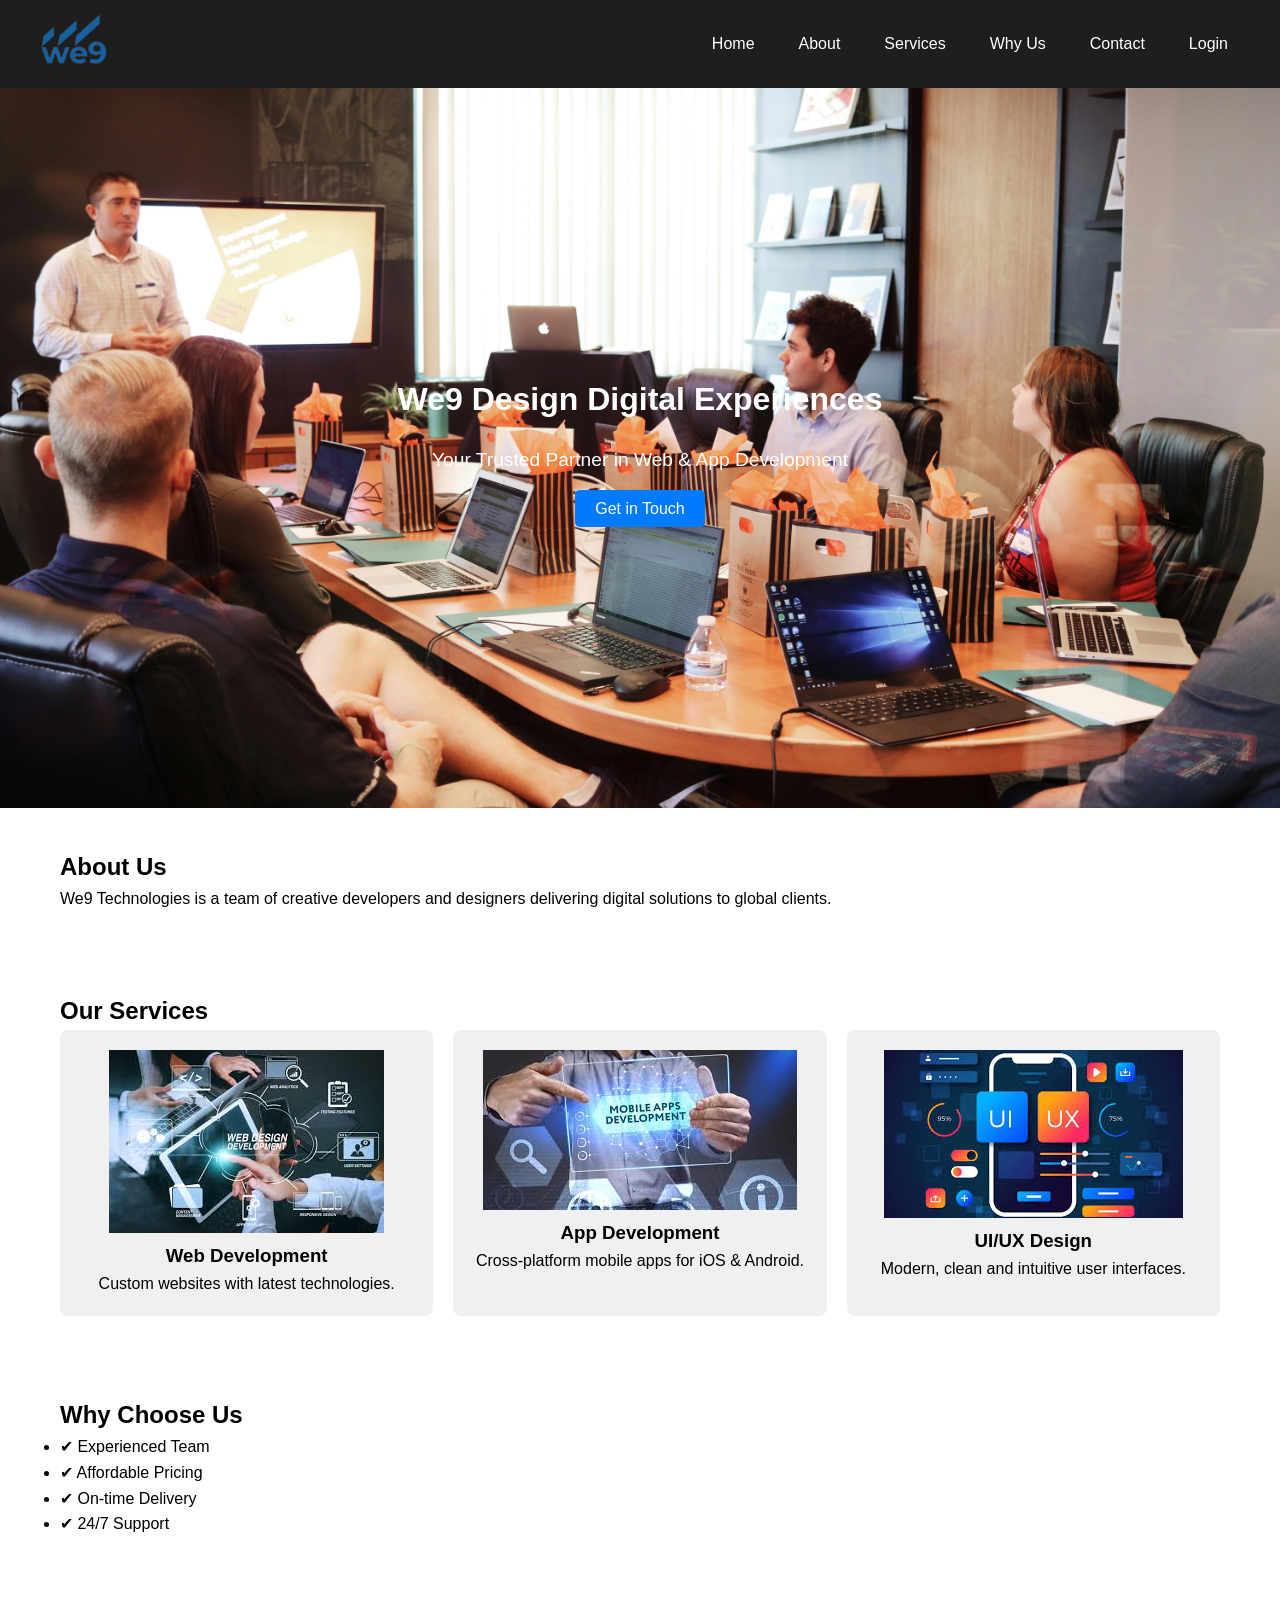
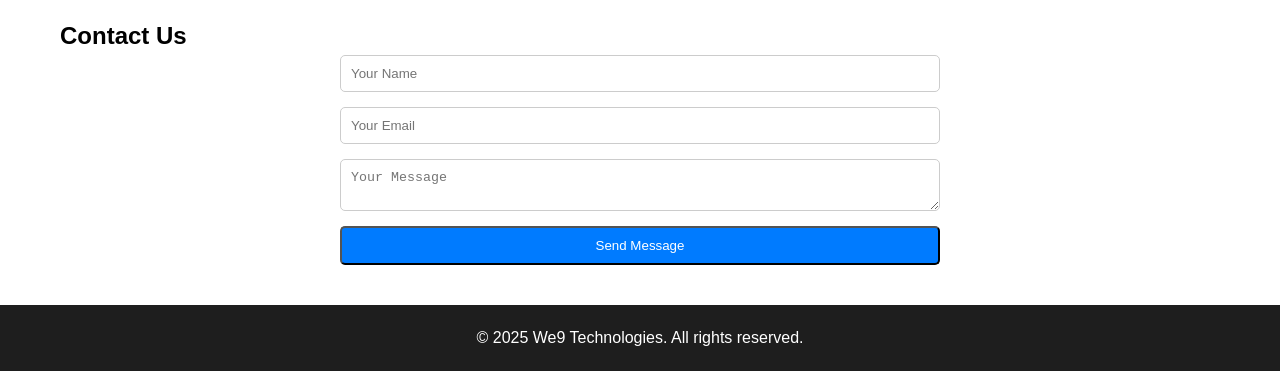
<file: index.html>
<!DOCTYPE html>
<html lang="en">
<head>
  <meta charset="UTF-8" />
  <meta name="viewport" content="width=device-width, initial-scale=1.0"/>
  <title>We9 Technologies</title>
  <link href="/Images/image.png" rel="icon">
  <!--========== Basic Reset and Styling ==========-->
  <link rel="stylesheet" href="style.css" />
 
</head>
<body>

  <!-- Header with Responsive Nav -->
  <header>
    <div class="container nav">
      <a href="#"><img class="logo" src="/Images/image.png" alt="Logo"></a>

      <!-- Hamburger Icon -->
      <button class="menu-toggle" id="menu-toggle">☰</button>

      <nav id="navbar">
        <ul>
          <li><a href="#home">Home</a></li>
          <li><a href="#about">About</a></li>
          <li><a href="#services">Services</a></li>
          <li><a href="#why">Why Us</a></li>
          <li><a href="#contact">Contact</a></li>
          <li><a href="#Login" onclick="window.location.href = '/login/login.html';">Login</a></li>
        </ul>
      </nav>
    </div>
  </header>

  <!-- Hero Section -->
  <section class="hero" id="home">
    <div class="container">
      <h2>We9 Design Digital Experiences</h2>
      <p>Your Trusted Partner in Web & App Development</p>
      <a href="#contact" class="btn">Get in Touch</a>
    </div>
  </section>

  <!-- About Section -->
  <section id="about">
    <div class="container">
      <h2>About Us</h2>
      <p>We9 Technologies is a team of creative developers and designers delivering digital solutions to global clients.</p>
    </div>
  </section>

  <!-- Services Section -->
  <section id="services">
    <div class="container">
      <h2>Our Services</h2>
      <div class="service-boxes">
        <div class="box">
          <img src="/Images/Web Design.png" alt="">
          <h3><a href="#Login" onclick="window.location.href = '/Web Development/Web development.html';">Web Development</a></h3>
          <p>Custom websites with latest technologies.</p>
        </div>
        <div class="box">
          <img src="/Images/App Design.jpg" alt="">
          <h3><a href="#Login" onclick="window.location.href = '/App Development/App development.html';">App Development</a></h3>
          <p>Cross-platform mobile apps for iOS & Android.</p>
        </div>
        <div class="box">
          <img src="/Images/UXC design.jpg" alt="">
          <h3><a href="#Login" onclick="window.location.href = '/ux/ux.html';">UI/UX Design</a></h3>
          <p>Modern, clean and intuitive user interfaces.</p>
        </div>
      </div>
    </div>
  </section>

  <!-- Why Us Section -->
  <section id="why">
    <div class="container">
      <h2>Why Choose Us</h2>
      <ul>
        <li>✔ Experienced Team</li>
        <li>✔ Affordable Pricing</li>
        <li>✔ On-time Delivery</li>
        <li>✔ 24/7 Support</li>
      </ul>
    </div>
  </section>

  <!-- Contact Section -->
  <section id="contact">
    <div class="container">
      <h2>Contact Us</h2>
      <form id="contact-form">
        <input type="text" placeholder="Your Name" required />
        <input type="email" placeholder="Your Email" required />
        <textarea placeholder="Your Message" required></textarea>
        <button type="submit" class="btn">Send Message</button>
      </form>
    </div>
  </section>

  <!-- Footer -->
  <footer>
    <div class="container">
      <p>&copy; 2025 We9 Technologies. All rights reserved.</p>
    </div>
  </footer>

  <!-- Toggle Menu Script -->
<script src="script.js"></script>
</body>
</html>
</file>
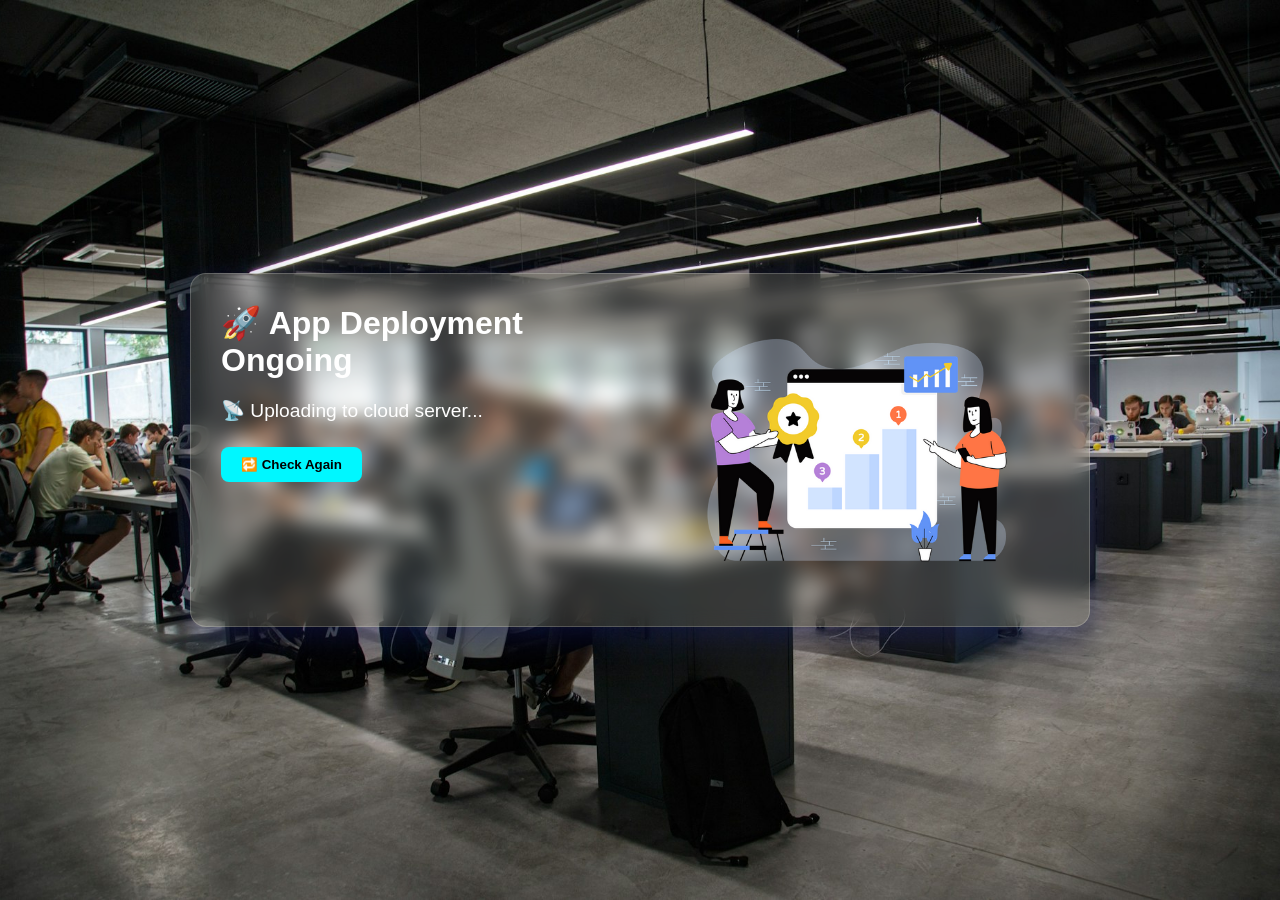
<file: App Development/App development.html>
<!DOCTYPE html>
<html lang="en">
<head>
  <meta charset="UTF-8">
  <meta name="viewport" content="width=device-width, initial-scale=1.0">
  <title>App Deployment</title>
   <link href="/Images/image.png" rel="icon">
  <link rel="stylesheet" href="App development.css">
</head>
<body>
  <div class="main">
    <div class="glass-box">
      <div class="text-section">
        <h1>🚀 App Deployment Ongoing</h1>
        <p id="status">Initializing...</p>
        <button onclick="checkStatus()">🔁 Check Again</button>
      </div>
      <div class="img-section">
        <img src="/App Development/Image/App-Deployment.webp" alt="Deployment" />
      </div>
    </div>
  </div>

  <script src="App development.js"></script>
</body>
</html>
</file>
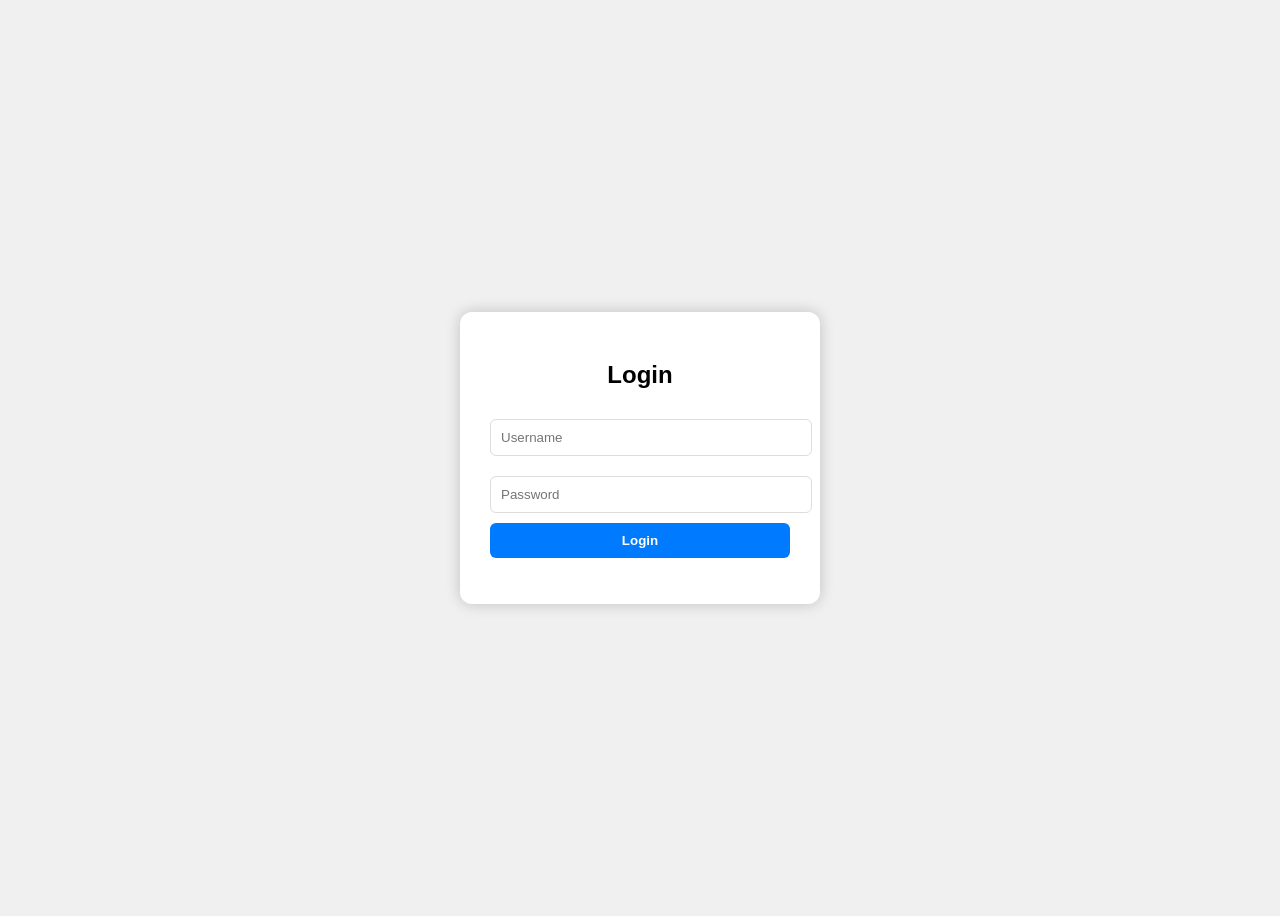
<file: Login/login.html>
<!DOCTYPE html>
<html lang="en">
<head>
  <meta charset="UTF-8" />
  <meta name="viewport" content="width=device-width, initial-scale=1.0" />
  <title>Login Page</title>
  <link href="/Images/image.png" rel="icon">
  <link rel="stylesheet" href="styles.css" />
</head>
<body>
  <div class="login-container">
    <h2>Login</h2>
    <form id="loginForm">
      <input type="text" id="username" placeholder="Username" required />
      <input type="password" id="password" placeholder="Password" required />
      <button type="submit">Login</button>
      <p id="error-message"></p>
    </form>
  </div>

  <script src="login.js"></script>
</body>
</html>
</file>
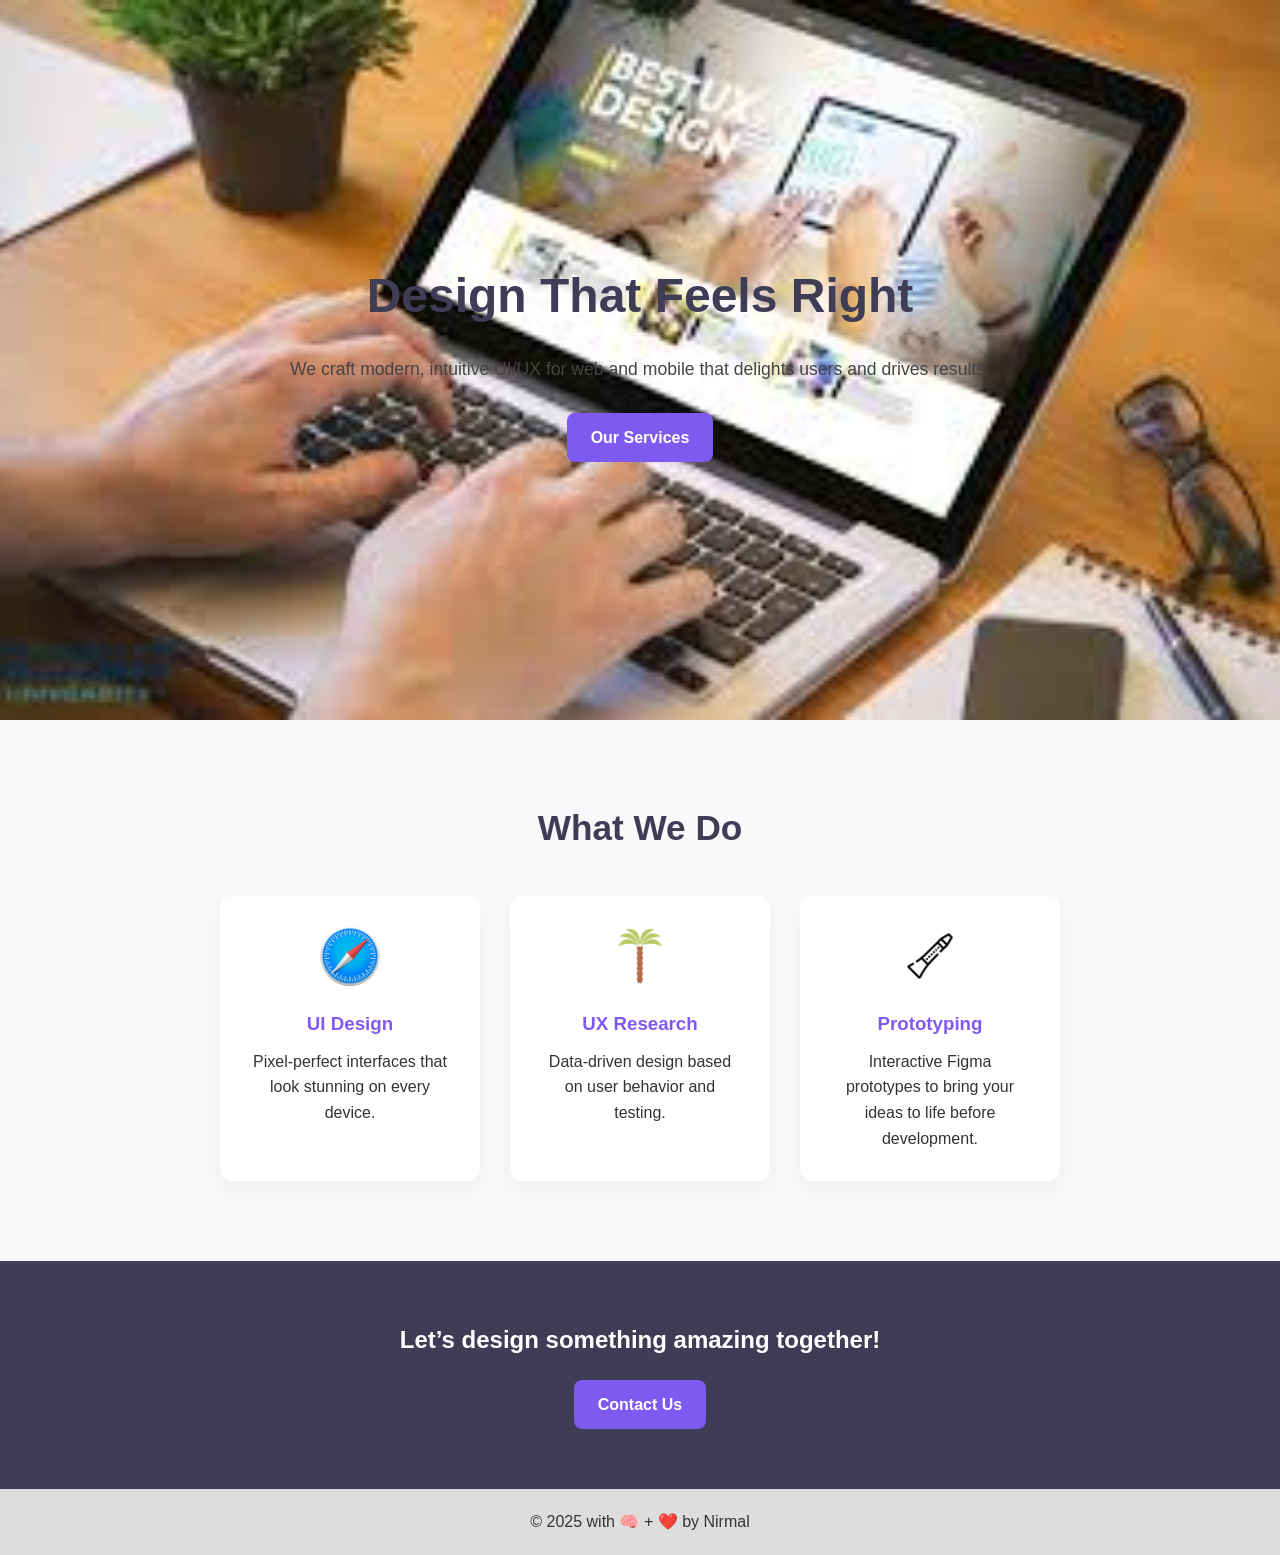
<file: ux/ux.html>
<!DOCTYPE html>
<html lang="en">
<head>
  <meta charset="UTF-8" />
  <meta name="viewport" content="width=device-width, initial-scale=1.0"/>
  <title>UI/UX Design Studio</title>
  <link href="/Images/image.png" rel="icon">
  <link rel="stylesheet" href="ux.css" />
</head>
<body>
  <!-- Hero -->
  <header class="hero">
    <div class="hero-content">
      <h1>Design That Feels Right</h1>
      <p>We craft modern, intuitive UI/UX for web and mobile that delights users and drives results.</p>
      <a href="#services" class="btn">Our Services</a>
    </div>
  </header>

  <!-- Services -->
  <section id="services" class="services">
    <h2>What We Do</h2>
    <div class="cards">
      <div class="card">
        <img src="/ux/Image/UI design.png" alt="UI Design">
        <h3>UI Design</h3>
        <p>Pixel-perfect interfaces that look stunning on every device.</p>
      </div>
      <div class="card">
        <img src="/ux/Image/UX Research.png" alt="UX Research">
        <h3>UX Research</h3>
        <p>Data-driven design based on user behavior and testing.</p>
      </div>
      <div class="card">
        <img src="/ux/Image/Prototyping.png" alt="Prototyping">
        <h3>Prototyping</h3>
        <p>Interactive Figma prototypes to bring your ideas to life before development.</p>
      </div>
    </div>
  </section>

  <!-- CTA -->
  <section class="cta">
    <h2>Let’s design something amazing together!</h2>
    <a href="#contact" class="btn">Contact Us</a>
  </section>

  <!-- Footer -->
  <footer>
    <p>© 2025  with 🧠 + ❤️ by Nirmal</p>
  </footer>
</body>
</html>
</file>
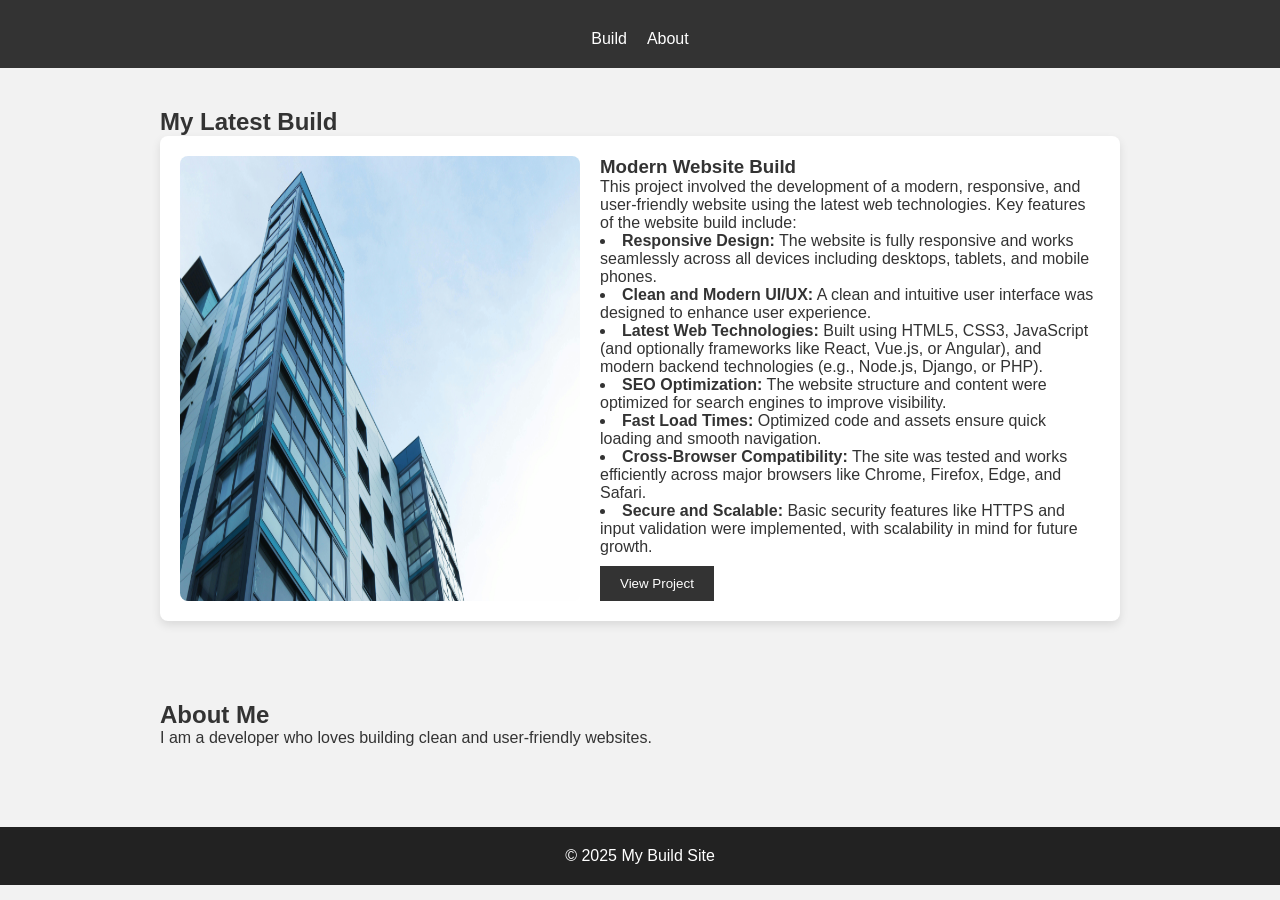
<file: Web Development/Touch.html>
<!DOCTYPE html>
<html lang="en">
<head>
  <meta charset="UTF-8" />
  <meta name="viewport" content="width=device-width, initial-scale=1.0"/>
  <title>My Build Website</title>
   <link href="/Web Development/Image/image.png" rel="icon">
  <link rel="stylesheet" href="Touch.css" />
</head>
<body>

  <header>
    <nav>
      <ul>
        <li><a href="#build">Build</a></li>
        <li><a href="#about">About</a></li>
      </ul>
    </nav>
  </header>

  <section id="build" class="section">
    <h2>My Latest Build</h2>
    <div class="build-container">
      <img src="/Web Development/Image/Build.jpg" alt="My Build" class="build-image" />
      <div class="build-info">
        <h3>Modern Website Build</h3>
        <p>This project involved the development of a modern, responsive, and user-friendly website using the latest web technologies. Key features of the website build include:

<li><b>Responsive Design:</b> The website is fully responsive and works seamlessly across all devices including desktops, tablets, and mobile phones.</li>

<li><b>Clean and Modern UI/UX:</b> A clean and intuitive user interface was designed to enhance user experience.</li>

<li><b>Latest Web Technologies:</b> Built using HTML5, CSS3, JavaScript (and optionally frameworks like React, Vue.js, or Angular), and modern backend technologies (e.g., Node.js, Django, or PHP).</li>

<li><b>SEO Optimization:</b> The website structure and content were optimized for search engines to improve visibility.</li>

<li><b>Fast Load Times:</b> Optimized code and assets ensure quick loading and smooth navigation.</li>

<li><b>Cross-Browser Compatibility:</b> The site was tested and works efficiently across major browsers like Chrome, Firefox, Edge, and Safari.</li>

<li><b>Secure and Scalable:</b> Basic security features like HTTPS and input validation were implemented, with scalability in mind for future growth.</li></p>
        <button onclick="alert('Project viewed!')">View Project</button>
      </div>
    </div>
  </section>

  <section id="about" class="section">
    <h2>About Me</h2>
    <p>I am a developer who loves building clean and user-friendly websites.</p>
  </section>

  <footer>
    <p>&copy; 2025 My Build Site</p>
  </footer>

  <script src="Touch.js"></script>
</body>
</html>
</file>
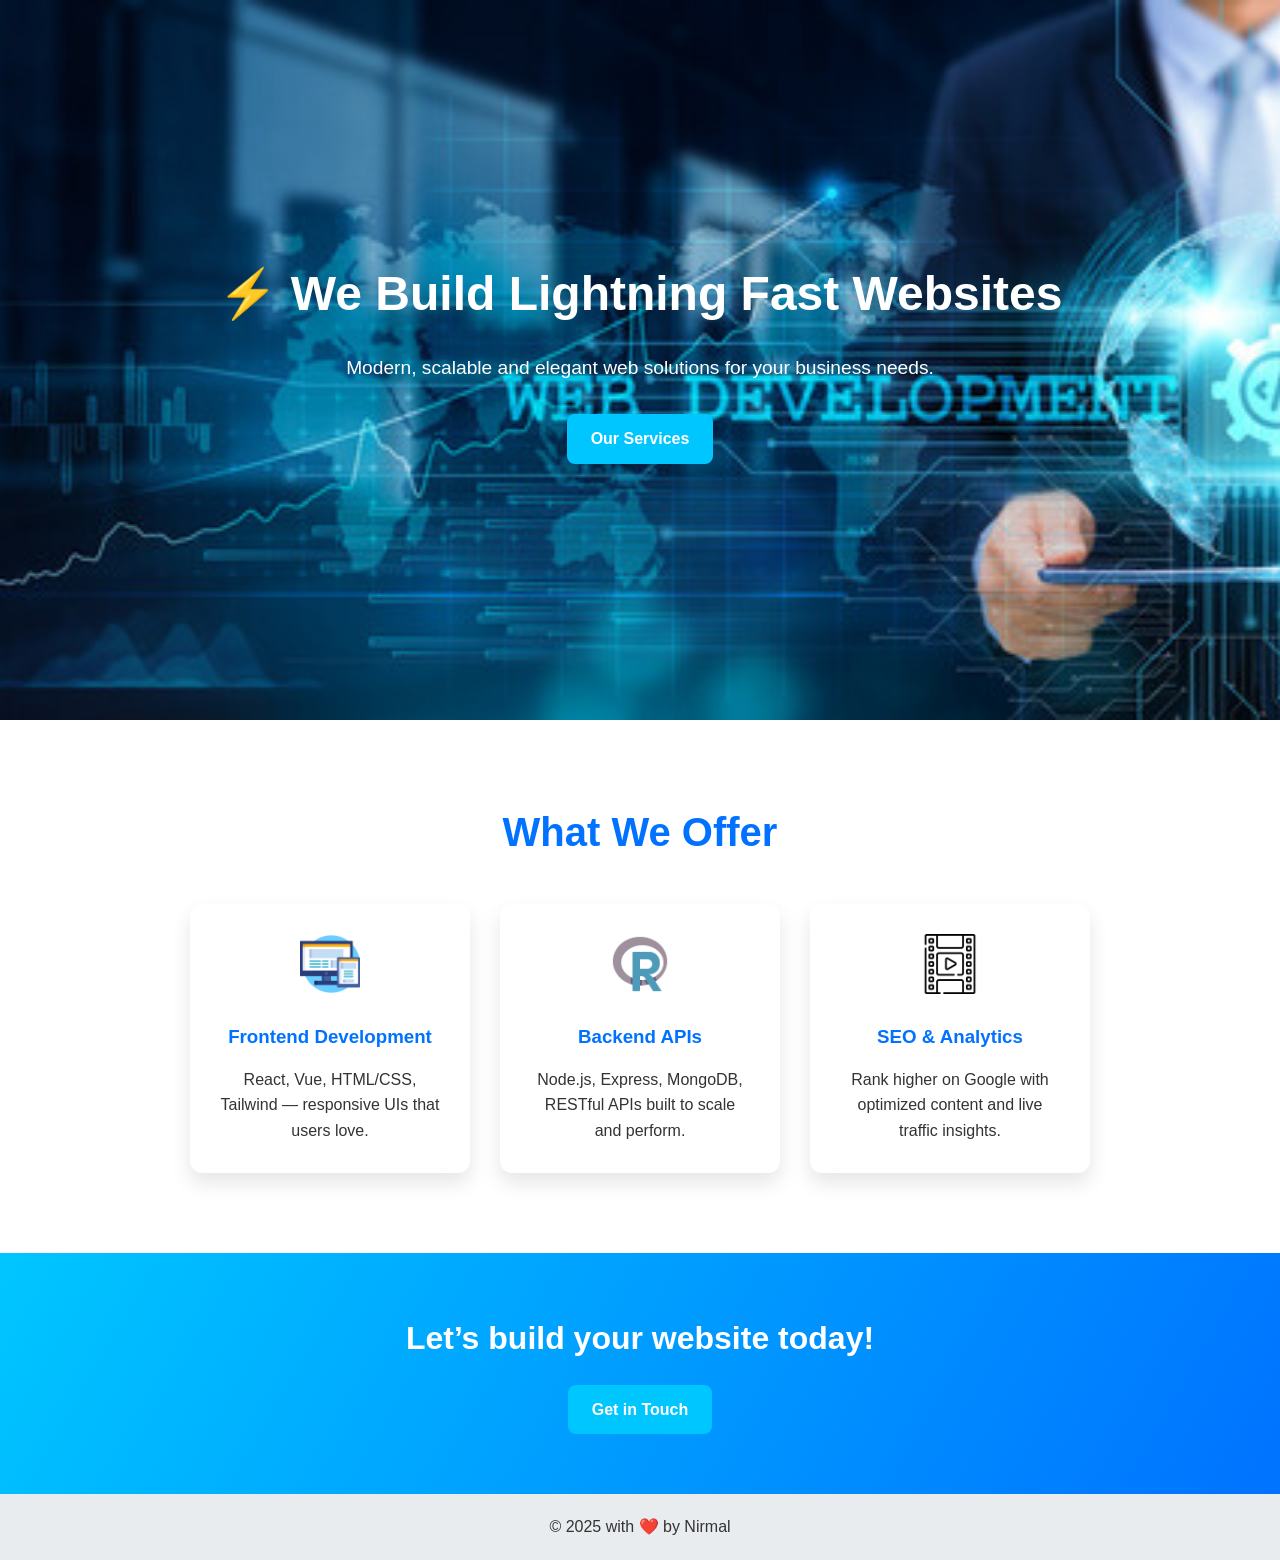
<file: Web Development/Web development.html>
<!DOCTYPE html>
<html lang="en">
<head>
  <meta charset="UTF-8" />
  <meta name="viewport" content="width=device-width, initial-scale=1.0"/>
  <title>Web development</title>
  <link href="/Web Development/Image/image.png" rel="icon">
  <link rel="stylesheet" href="/Web Development/Web development.css" />
</head>
<body>
  <!-- Hero Section -->
  <section class="hero">
    <div class="hero-content">
      <h1>⚡ We Build Lightning Fast Websites</h1>
      <p>Modern, scalable and elegant web solutions for your business needs.</p>
      <a href="#services" class="btn">Our Services</a>
    </div>
  </section>

  <!-- Services -->
  <section id="services" class="services">
    <h2>What We Offer</h2>
    <div class="service-boxes">
      <div class="service-card">
        <img src="/Web Development/Image/frontend.png" alt="Frontend">
        <h3>Frontend Development</h3>
        <p>React, Vue, HTML/CSS, Tailwind — responsive UIs that users love.</p>
      </div>
      <div class="service-card">
        <img src="/Web Development/Image/Web R.png" alt="Backend">
        <h3>Backend APIs</h3>
        <p>Node.js, Express, MongoDB, RESTful APIs built to scale and perform.</p>
      </div>
      <div class="service-card">
        <img src="/Web Development/Image/seo.png" alt="SEO">
        <h3>SEO & Analytics</h3>
        <p>Rank higher on Google with optimized content and live traffic insights.</p>
      </div>
    </div>
  </section>

  <!-- Call to Action -->
  <section class="cta">
    <h2>Let’s build your website today!</h2>
    <a href="#contact" class="btn" onclick="window.location.href = '/Web Development/Touch.html';">Get in Touch</a>
  </section>

  <!-- Footer -->
  <footer>
    <p>© 2025  with ❤️ by Nirmal</p>
  </footer>
</body>
</html>
</file>
<file: style.css>
* {
      margin: 0;
      padding: 0;
      box-sizing: border-box;
    }

    body {
      font-family: 'Segoe UI', sans-serif;
      line-height: 1.6;
    }

    .container {
      max-width: 1200px;
      margin: auto;
      padding: 0 20px;
    }

    img {
      max-width: 100%;
      height: auto;
    }

    /* ========== Header & Navigation ========== */
    header {
      background-color: #1e1e1e;
    }

    .nav {
      display: flex;
      justify-content: space-between;
      align-items: center;
      padding: 15px 0;
      position: relative;
    }

    .logo {
      height: 50px;
    }

    nav ul {
      display: flex;
      gap: 20px;
      list-style: none;
    }

    nav ul li a {
      color: #fff;
      text-decoration: none;
      font-size: 16px;
      padding: 8px 12px;
      transition: background 0.3s;
    }

    nav ul li a:hover {
      background-color: #333;
      border-radius: 4px;
    }

    .menu-toggle {
      display: none;
      font-size: 28px;
      color: #fff;
      background: none;
      border: none;
      cursor: pointer;
    }

    @media (max-width: 768px) {
      nav {
        display: none;
        position: absolute;
        top: 70px;
        right: 0;
        background-color: #1e1e1e;
        width: 100%;
        text-align: right;
        padding: 20px;
        z-index: 1000;
      }

      nav.active {
        display: block;
      }

      nav ul {
        flex-direction: column;
        gap: 10px;
      }

      .menu-toggle {
        display: block;
      }
    }

    /* ========== Hero Section ========== */
    .hero {
  background: url('/Images/photo.jpg') no-repeat center center/cover;
  color: #fff;
  height: 80vh;
  display: flex;
  align-items: center;
  text-align: center;
  padding: 2rem;
}

    .hero h2 {
      font-size: 2rem;
    }

    .hero p {
      font-size: 1.2rem;
      margin: 20px 0;
    }

    .btn {
      padding: 10px 20px;
      background: #007BFF;
      color: #fff;
      text-decoration: none;
      border-radius: 5px;
    }

    /* ========== About, Services, Why ========== */
    section {
      padding: 40px 20px;
    }

    .service-boxes {
      display: flex;
      gap: 20px;
      justify-content: space-between;
      flex-wrap: wrap;
    }
    .box a {
      text-decoration: none;
      color: #000000;
    }
    .box {
      flex: 1 1 30%;
      background: #f0f0f0;
      padding: 20px;
      border-radius: 8px;
      text-align: center;
    }

    @media (max-width: 768px) {
      .box {
        flex: 1 1 100%;
      }
    }

    /* ========== Contact Section ========== */
    form {
      display: flex;
      flex-direction: column;
      gap: 15px;
      max-width: 600px;
      margin: auto;
    }

    input, textarea {
      padding: 10px;
      border: 1px solid #ccc;
      border-radius: 5px;
      width: 100%;
    }

    /* ========== Footer ========== */
    footer {
      background-color: #1e1e1e;
      color: white;
      text-align: center;
      padding: 20px;
    }
</file>
<file: App Development/App development.css>
* {
  margin: 0;
  padding: 0;
  box-sizing: border-box;
}

body, html {
  height: 100%;
  font-family: 'Segoe UI', sans-serif;
  background: url('/App Development/Image/App-Development.jpg') no-repeat center center fixed;
  background-size: cover;
}

.main {
  height: 100%;
  display: flex;
  align-items: center;
  justify-content: center;
  padding: 20px;
}

.glass-box {
  background: rgba(255, 255, 255, 0.15);
  border-radius: 16px;
  padding: 30px;
  display: flex;
  flex-wrap: wrap;
  backdrop-filter: blur(10px);
  -webkit-backdrop-filter: blur(10px);
  border: 1px solid rgba(255, 255, 255, 0.2);
  box-shadow: 0 8px 32px 0 rgba(31, 38, 135, 0.37);
  max-width: 900px;
  width: 100%;
  gap: 30px;
  color: #fff;
}

.text-section {
  flex: 1;
  min-width: 280px;
}

.text-section h1 {
  font-size: 2rem;
  margin-bottom: 20px;
}

.text-section p {
  font-size: 1.2rem;
  margin-bottom: 25px;
}

.text-section button {
  padding: 10px 20px;
  background-color: #00f7ff;
  border: none;
  border-radius: 8px;
  font-weight: bold;
  cursor: pointer;
  transition: background-color 0.3s ease;
}

.text-section button:hover {
  background-color: #00d2e2;
}

.img-section {
  flex: 1;
  min-width: 280px;
  display: flex;
  align-items: center;
  justify-content: center;
}

.img-section img {
  width: 100%;
  max-width: 350px;
  border-radius: 12px;
}
</file>
<file: Login/styles.css>
body {
  font-family: Arial, sans-serif;
  background: #f0f0f0;
  display: flex;
  justify-content: center;
  align-items: center;
  height: 100vh;
}

.login-container {
  background: white;
  padding: 30px;
  border-radius: 12px;
  box-shadow: 0 0 15px rgba(0, 0, 0, 0.2);
  width: 300px;
}

h2 {
  text-align: center;
  margin-bottom: 20px;
}

input {
  width: 100%;
  padding: 10px;
  margin: 10px 0;
  border: 1px solid #ddd;
  border-radius: 6px;
}

button {
  width: 100%;
  padding: 10px;
  background-color: #007bff;
  border: none;
  color: white;
  font-weight: bold;
  border-radius: 6px;
  cursor: pointer;
}

button:hover {
  background-color: #0056b3;
}

#error-message {
  color: red;
  text-align: center;
  margin-top: 10px;
}
</file>
<file: ux/ux.css>
:root {
  --primary: #3f3d56;
  --accent: #7f5af0;
  --bg: #f9f9fb;
  --text: #333;
  --card: #ffffff;
}

* {
  margin: 0;
  padding: 0;
  box-sizing: border-box;
}

body {
  font-family: 'Segoe UI', sans-serif;
  background-color: var(--bg);
  color: var(--text);
  line-height: 1.6;
}

a {
  text-decoration: none;
}

.btn {
  background: var(--accent);
  color: #fff;
  padding: 12px 24px;
  border-radius: 8px;
  font-weight: 600;
  display: inline-block;
  transition: background 0.3s ease;
}

.btn:hover {
  background-color: #654fd1;
}

/* Hero Section */
.hero {
  color: hsl(0, 0%, 100%);
  height: 80vh;
  display: flex;
  align-items: center;
  text-align: center;
  padding: 2rem;
  background: url('/ux/Image/ux.jpg') no-repeat center center/cover;
}

.hero-content {
  flex: 1;
  min-width: 280px;
}

.hero-content h1 {
  font-size: 3rem;
  margin-bottom: 20px;
  color: var(--primary);
}

.hero-content p {
  font-size: 1.1rem;
  margin-bottom: 30px;
  color: #444;
}

.hero-img {
  flex: 1;
  text-align: center;
}

.hero-img img {
  max-width: 400px;
  width: 100%;
}

/* Services */
.services {
  text-align: center;
  padding: 80px 10%;
}

.services h2 {
  font-size: 2.2rem;
  margin-bottom: 40px;
  color: var(--primary);
}

.cards {
  display: flex;
  flex-wrap: wrap;
  gap: 30px;
  justify-content: center;
}

.card {
  background: var(--card);
  border-radius: 12px;
  padding: 30px;
  width: 260px;
  box-shadow: 0 10px 25px rgba(0,0,0,0.05);
  transition: transform 0.3s ease;
  text-align: center;
}

.card:hover {
  transform: translateY(-8px);
}

.card img {
  width: 60px;
  margin-bottom: 15px;
}

.card h3 {
  margin-bottom: 10px;
  color: var(--accent);
}

/* CTA */
.cta {
  background: var(--primary);
  color: white;
  padding: 60px 10%;
  text-align: center;
}

.cta h2 {
  margin-bottom: 20px;
}

/* Footer */
footer {
  padding: 20px;
  background-color: #ddd;
  text-align: center;
}
</file>
<file: Web Development/Touch.css>
* {
  margin: 0;
  padding: 0;
  box-sizing: border-box;
}

body {
  font-family: Arial, sans-serif;
  background: #f2f2f2;
  color: #333;
}

header {
  background-color: #333;
  color: white;
  padding: 20px;
  text-align: center;
}

nav ul {
  list-style: none;
  display: flex;
  justify-content: center;
  gap: 20px;
  margin-top: 10px;
}

nav ul li a {
  color: white;
  text-decoration: none;
}

.section {
  padding: 40px 20px;
  max-width: 1000px;
  margin: auto;
}

.build-container {
  display: flex;
  flex-wrap: wrap;
  gap: 20px;
  background: white;
  padding: 20px;
  border-radius: 8px;
  box-shadow: 0 4px 10px rgba(0,0,0,0.1);
}

.build-image {
  width: 100%;
  max-width: 400px;
  border-radius: 8px;
}

.build-info {
  flex: 1;
}

button {
  margin-top: 10px;
  padding: 10px 20px;
  background: #333;
  color: white;
  border: none;
  cursor: pointer;
}

footer {
  text-align: center;
  padding: 20px;
  background: #222;
  color: white;
  margin-top: 40px;
}

@media (max-width: 768px) {
  .build-container {
    flex-direction: column;
    align-items: center;
  }
}
</file>
<file: Web Development/Web development.css>
:root {
  --primary: #00c6ff;
  --secondary: #0072ff;
  --bg: #f4f6fc;
  --text: #333;
  --card-bg: #fff;
}

* {
  margin: 0;
  padding: 0;
  box-sizing: border-box;
}

body {
  font-family: 'Segoe UI', sans-serif;
  background: var(--bg);
  color: var(--text);
  line-height: 1.6;
}

a {
  text-decoration: none;
  color: inherit;
}

.btn {
  background: var(--primary);
  padding: 12px 24px;
  border-radius: 8px;
  color: white;
  font-weight: bold;
  display: inline-block;
  transition: background 0.3s ease;
}

.btn:hover {
  background: var(--secondary);
}

/* Hero Section */
.hero {
  height: 100vh;
  background: url('/Web Development/Image/Web\ Development\ Backend.jpg') no-repeat center center/cover;
  display: flex;
  align-items: center;
  justify-content: center;
  color: white;
  text-align: center;
  padding: 2rem;
  height: 80vh;
}


.hero-content h1 {
  font-size: 3rem;
  margin-bottom: 20px;
}

.hero-content p {
  font-size: 1.2rem;
  margin-bottom: 30px;
}

/* Services */
.services {
  padding: 80px 10%;
  text-align: center;
  background-color: #fff;
}

.services h2 {
  font-size: 2.5rem;
  margin-bottom: 40px;
  color: var(--secondary);
}

.service-boxes {
  display: flex;
  flex-wrap: wrap;
  gap: 30px;
  justify-content: center;
}

.service-card {
  background: var(--card-bg);
  border-radius: 12px;
  padding: 30px;
  width: 280px;
  box-shadow: 0 10px 20px rgba(0,0,0,0.1);
  transition: transform 0.3s ease, box-shadow 0.3s ease;
  text-align: center;
}

.service-card:hover {
  transform: translateY(-10px);
  box-shadow: 0 15px 30px rgba(0,0,0,0.15);
}

.service-card img {
  width: 60px;
  margin-bottom: 20px;
}

.service-card h3 {
  margin-bottom: 15px;
  color: var(--secondary);
}

/* Call to Action */
.cta {
  background: linear-gradient(120deg, #00c6ff, #0072ff);
  padding: 60px 10%;
  color: white;
  text-align: center;
}

.cta h2 {
  font-size: 2rem;
  margin-bottom: 20px;
}

/* Footer */
footer {
  padding: 20px;
  text-align: center;
  background-color: #e9ecef;
}
</file>
